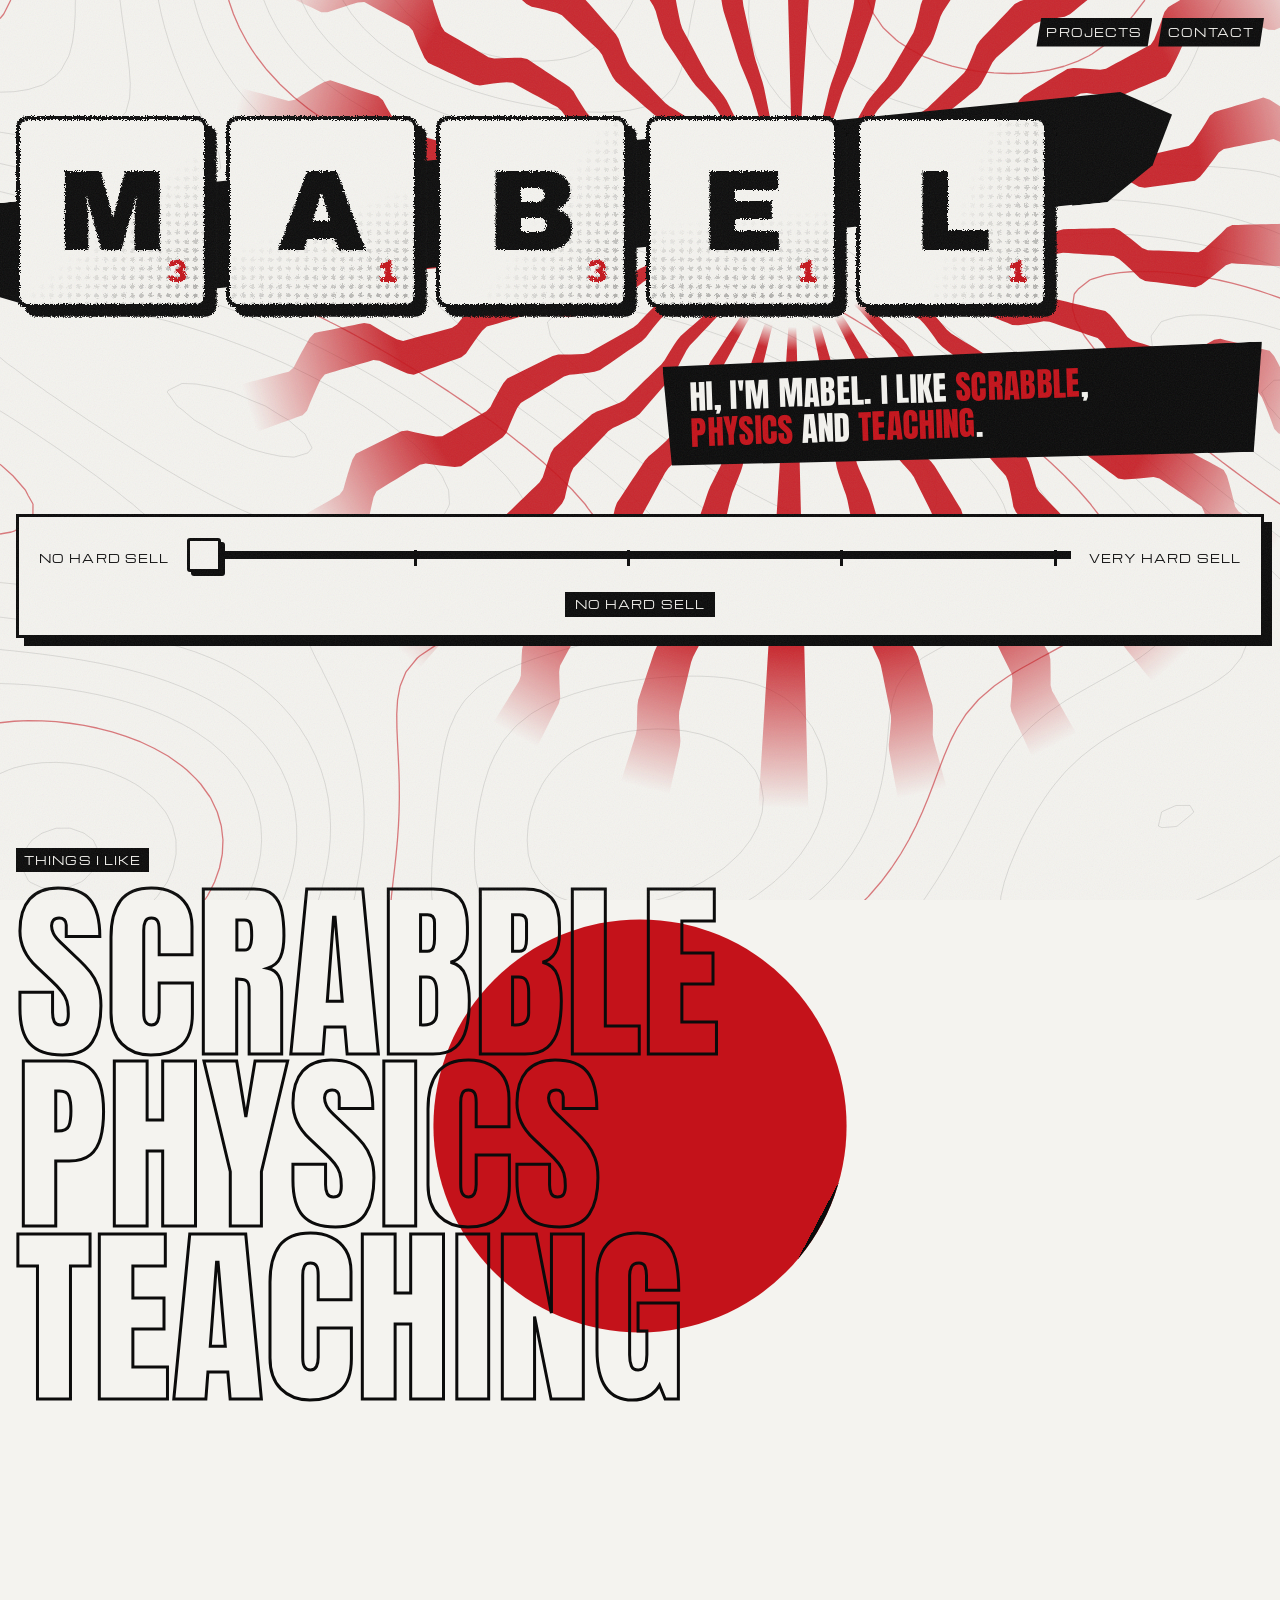
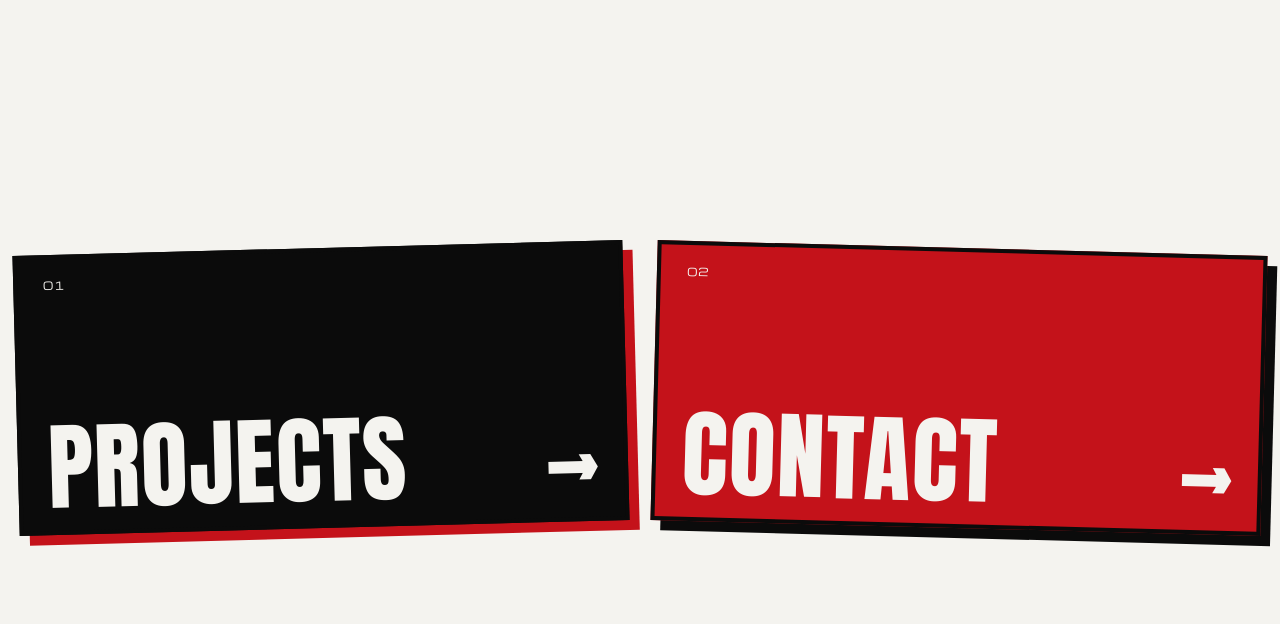
<file: index.html>
<!doctype html>
<html lang="en">
<head>
<meta charset="utf-8">
<meta name="viewport" content="width=device-width, initial-scale=1, viewport-fit=cover">
<title>Mabel Portfolio</title>
<meta name="claude:viewport-fit-sides" content="cover">
<meta name="description" content="Mabel's portfolio. I like Scrabble, physics and teaching.">
<link rel="preconnect" href="https://fonts.googleapis.com">
<link rel="preconnect" href="https://fonts.gstatic.com" crossorigin>
<link rel="stylesheet" href="https://fonts.googleapis.com/css2?family=Anton&family=Archivo:wght@400;700;800&family=Archivo+Black&family=Bangers&family=Michroma&display=swap">
<link rel="stylesheet" href="style.css">
<script>document.documentElement.classList.add("js");</script>
</head>
<body class="page-home">

<canvas id="field" aria-hidden="true"></canvas>
<svg class="defs" width="0" height="0" aria-hidden="true" focusable="false">
  <filter id="grit" x="-5%" y="-5%" width="110%" height="110%">
    <feTurbulence type="fractalNoise" baseFrequency="0.85" numOctaves="2" seed="7" result="n"/>
    <feDisplacementMap in="SourceGraphic" in2="n" scale="5" xChannelSelector="R" yChannelSelector="G"/>
  </filter>
  <filter id="ink" x="-10%" y="-30%" width="120%" height="160%">
    <feTurbulence type="fractalNoise" baseFrequency="0.012 0.35" numOctaves="3" seed="11" result="streak"/>
    <feDisplacementMap in="SourceGraphic" in2="streak" scale="14" xChannelSelector="R" yChannelSelector="G"/>
  </filter>
</svg>

<header class="wrap bar">
  <nav class="label" aria-label="Pages">
    <a href="work.html">Projects</a>
    <a href="contact.html">Contact</a>
  </nav>
</header>

<main>
  <section class="wrap hero">
    <canvas class="rays" id="rays" aria-hidden="true"></canvas>
    <div class="tile-head" data-word="mabel" tabindex="0">
      <h1 class="rack" aria-label="Mabel">
        <span class="slot"><span class="tile" aria-hidden="true">M<sub>3</sub></span></span><span class="slot"><span class="tile" aria-hidden="true">A<sub>1</sub></span></span><span class="slot"><span class="tile" aria-hidden="true">B<sub>3</sub></span></span><span class="slot"><span class="tile" aria-hidden="true">E<sub>1</sub></span></span><span class="slot"><span class="tile" aria-hidden="true">L<sub>1</sub></span></span>
      </h1>
    </div>
    <div class="intro">
      <p id="pitch" aria-live="polite">Hi, I'm Mabel. I like <em>Scrabble</em>, <em>physics</em> and <em>teaching</em>.</p>
    </div>
    <div class="stickers" id="stickers" aria-hidden="true"></div>
    <div class="sell">
      <label class="label" for="sell-level">No hard sell</label>
      <div class="sell-track">
        <input type="range" id="sell-level" min="0" max="4" step="0.001" value="0" aria-valuetext="No hard sell">
        <div class="sell-ticks" aria-hidden="true"><span></span><span></span><span></span><span></span><span></span></div>
      </div>
      <span class="label sell-max">Very hard sell</span>
      <output class="sell-now label" id="sell-name" for="sell-level">No hard sell</output>
    </div>
  </section>

  <section class="scene" aria-label="Things I like">
    <div class="scene-pin">
      <div class="scene-bg"></div>
      <div class="wrap">
        <span class="label">Things I like</span>
        <ul class="words">
          <li><a href="scrabble.html">Scrabble</a><small>QI = 11 pts</small></li>
          <li><a href="physics.html">Physics</a><small>F = ma</small></li>
          <li><a href="teaching.html">Teaching</a><small>Ask me why</small></li>
        </ul>
      </div>
    </div>
  </section>

  <section class="wrap doors" aria-label="More">
    <a class="door" href="work.html"><span class="label">01</span><b>Projects</b><i aria-hidden="true">→</i></a>
    <a class="door red" href="contact.html"><span class="label">02</span><b>Contact</b><i aria-hidden="true">→</i></a>
  </section>
</main>

<div class="peek" aria-hidden="true"></div>
<script src="script.js"></script>
<script src="home.js"></script>
</body>
</html>
</file>
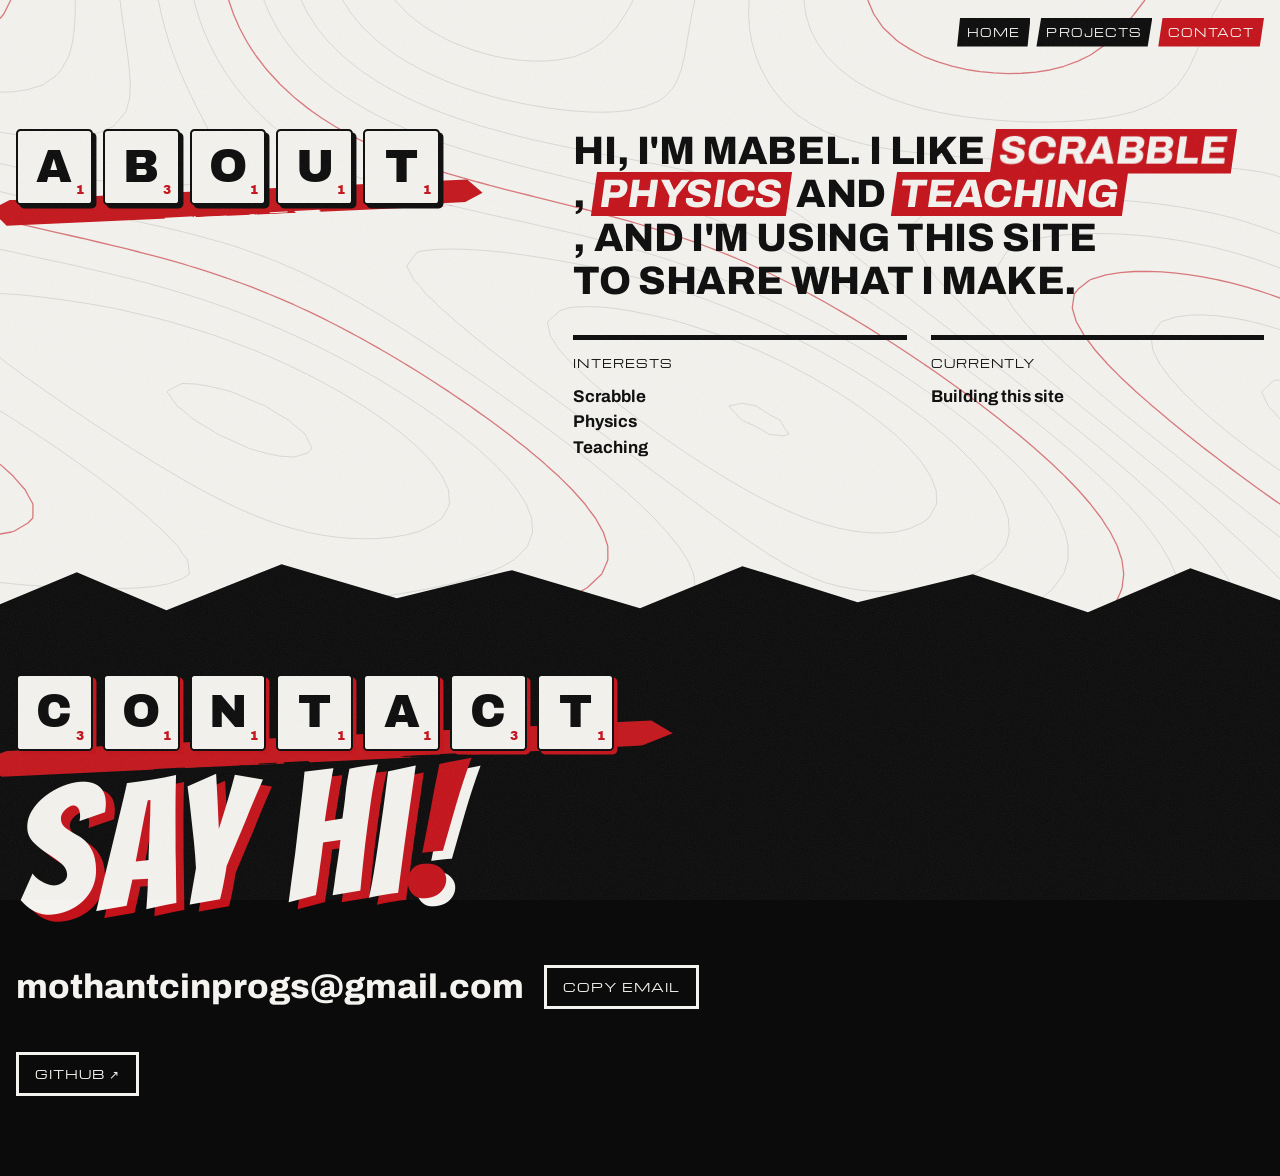
<file: contact.html>
<!doctype html>
<html lang="en">
<head>
<meta charset="utf-8">
<meta name="viewport" content="width=device-width, initial-scale=1, viewport-fit=cover">
<title>Contact · Mabel</title>
<meta name="claude:viewport-fit-sides" content="cover">
<meta name="description" content="Mabel's portfolio. I like Scrabble, physics and teaching.">
<link rel="preconnect" href="https://fonts.googleapis.com">
<link rel="preconnect" href="https://fonts.gstatic.com" crossorigin>
<link rel="stylesheet" href="https://fonts.googleapis.com/css2?family=Anton&family=Archivo:wght@400;700;800&family=Archivo+Black&family=Bangers&family=Michroma&display=swap">
<link rel="stylesheet" href="style.css">
<script>document.documentElement.classList.add("js");</script>
</head>
<body class="page-sub">

<canvas id="field" aria-hidden="true"></canvas>
<svg class="defs" width="0" height="0" aria-hidden="true" focusable="false">
  <filter id="grit" x="-5%" y="-5%" width="110%" height="110%">
    <feTurbulence type="fractalNoise" baseFrequency="0.85" numOctaves="2" seed="7" result="n"/>
    <feDisplacementMap in="SourceGraphic" in2="n" scale="5" xChannelSelector="R" yChannelSelector="G"/>
  </filter>
  <filter id="ink" x="-10%" y="-30%" width="120%" height="160%">
    <feTurbulence type="fractalNoise" baseFrequency="0.012 0.35" numOctaves="3" seed="11" result="streak"/>
    <feDisplacementMap in="SourceGraphic" in2="streak" scale="14" xChannelSelector="R" yChannelSelector="G"/>
  </filter>
</svg>

<header class="wrap bar">
  <nav class="label" aria-label="Pages">
    <a href="index.html">Home</a>
    <a href="work.html">Projects</a>
    <a href="contact.html" aria-current="page">Contact</a>
  </nav>
</header>

<main>
  <section class="wrap about" id="about">
    <div class="reveal"><div class="tile-head" data-word="about" tabindex="0"><h2 class="tile-word">About</h2></div></div>
    <div class="reveal">
      <p class="big">Hi, I'm Mabel. I like <mark>Scrabble</mark>, <mark>physics</mark> and <mark>teaching</mark>, and I'm using this site to share what I make.</p>
      <div class="facts">
        <div><span class="label">Interests</span><ul><li>Scrabble</li><li>Physics</li><li>Teaching</li></ul></div>
        <div><span class="label">Currently</span><ul><li>Building this site</li></ul></div>
      </div>
    </div>
  </section>
</main>

<footer class="contact" id="contact">
  <div class="wrap">
    <div class="tile-head" data-word="contact" tabindex="0"><h2 class="tile-word">Contact</h2></div>
    <p class="say">Say hi<span>!</span></p>
    <div class="email-row">
      <span class="email">mothantcinprogs@gmail.com</span>
      <button class="btn" id="copy-email" type="button">Copy email</button>
    </div>
    <div class="links">
      <a class="btn" href="https://github.com/professionalwaterdrinker" target="_blank" rel="noopener">GitHub ↗</a>
      <!-- Add when ready:
      <a class="btn" href="LINKEDIN_URL" target="_blank" rel="noopener">LinkedIn ↗</a>
      <a class="btn" href="INSTAGRAM_URL" target="_blank" rel="noopener">Instagram ↗</a>
      -->
    </div>
  </div>
</footer>

<div class="peek" aria-hidden="true"></div>
<script src="script.js"></script>
</body>
</html>
</file>
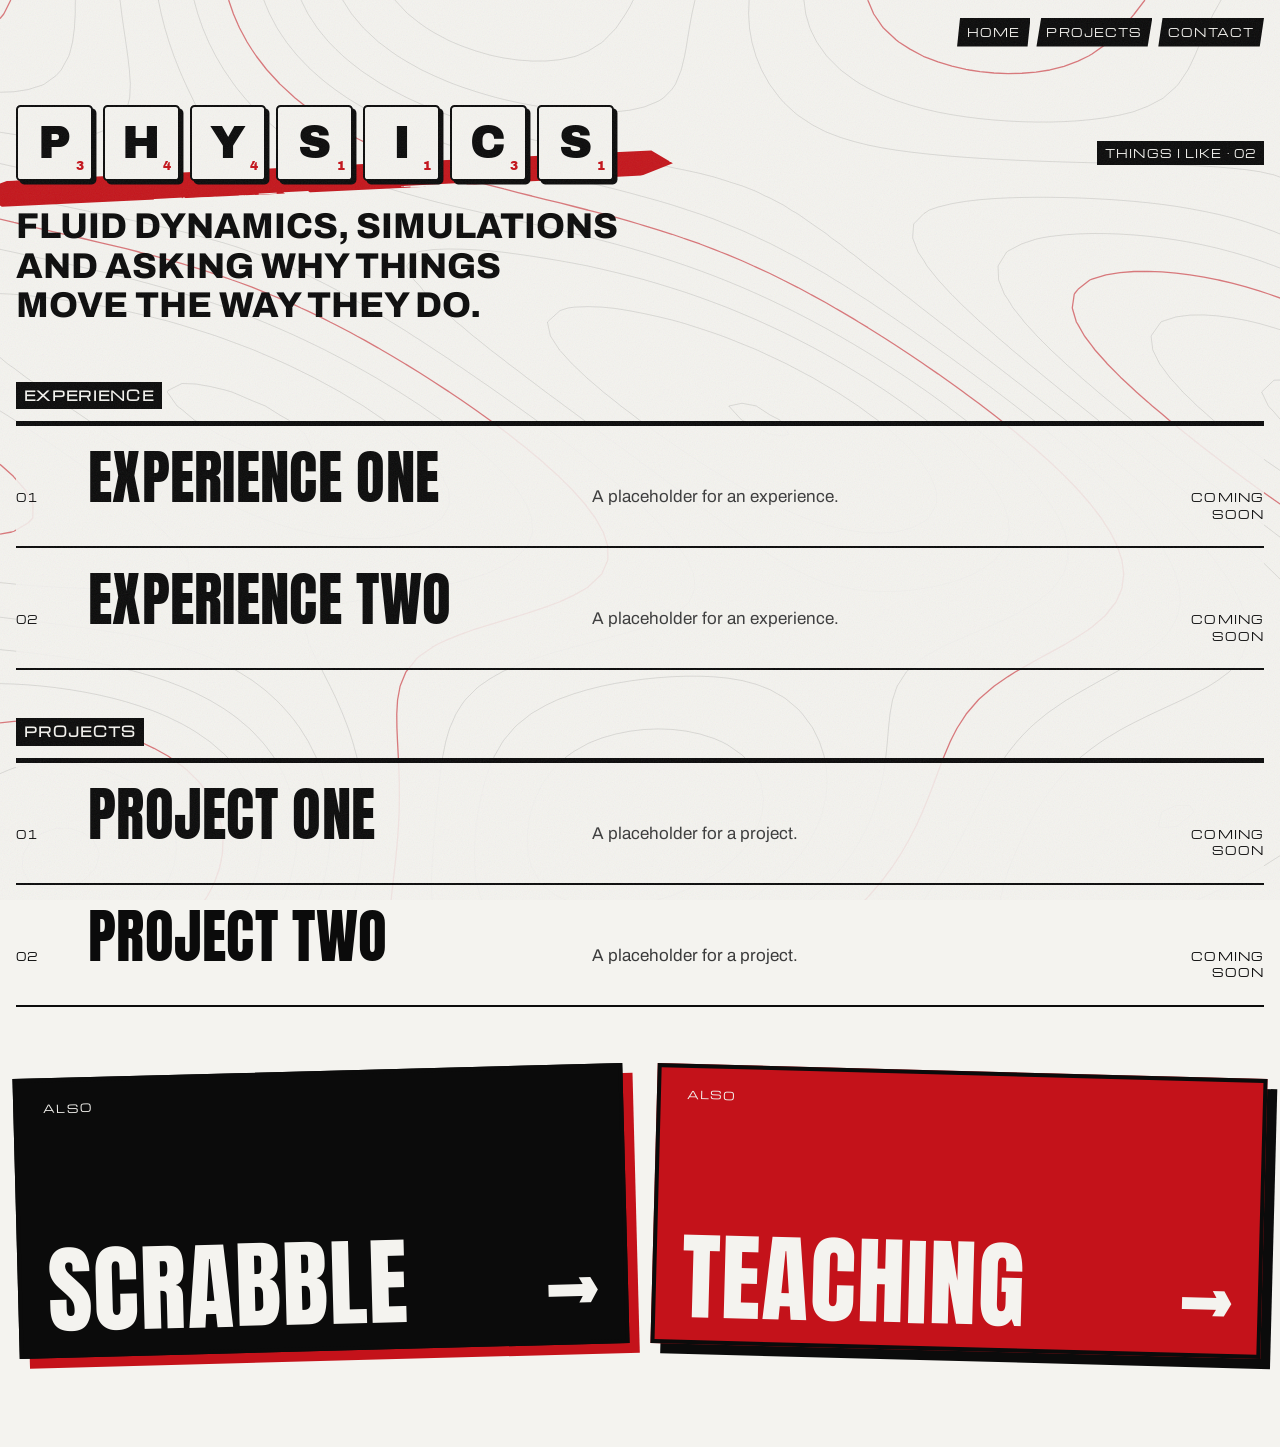
<file: physics.html>
<!doctype html>
<html lang="en">
<head>
<meta charset="utf-8">
<meta name="viewport" content="width=device-width, initial-scale=1, viewport-fit=cover">
<title>Physics · Mabel</title>
<meta name="claude:viewport-fit-sides" content="cover">
<meta name="description" content="Mabel's portfolio. Physics: experience and projects.">
<link rel="preconnect" href="https://fonts.googleapis.com">
<link rel="preconnect" href="https://fonts.gstatic.com" crossorigin>
<link rel="stylesheet" href="https://fonts.googleapis.com/css2?family=Anton&family=Archivo:wght@400;700;800&family=Archivo+Black&family=Bangers&family=Michroma&display=swap">
<link rel="stylesheet" href="style.css">
<script>document.documentElement.classList.add("js");</script>
</head>
<body class="page-sub">

<canvas id="field" aria-hidden="true"></canvas>
<svg class="defs" width="0" height="0" aria-hidden="true" focusable="false">
  <filter id="grit" x="-5%" y="-5%" width="110%" height="110%">
    <feTurbulence type="fractalNoise" baseFrequency="0.85" numOctaves="2" seed="7" result="n"/>
    <feDisplacementMap in="SourceGraphic" in2="n" scale="5" xChannelSelector="R" yChannelSelector="G"/>
  </filter>
  <filter id="ink" x="-10%" y="-30%" width="120%" height="160%">
    <feTurbulence type="fractalNoise" baseFrequency="0.012 0.35" numOctaves="3" seed="11" result="streak"/>
    <feDisplacementMap in="SourceGraphic" in2="streak" scale="14" xChannelSelector="R" yChannelSelector="G"/>
  </filter>
</svg>

<header class="wrap bar">
  <nav class="label" aria-label="Pages">
    <a href="index.html">Home</a>
    <a href="work.html">Projects</a>
    <a href="contact.html">Contact</a>
  </nav>
</header>

<main>
  <section class="wrap work topic">
    <div class="section-head">
      <div class="tile-head" data-word="physics" tabindex="0"><h1 class="tile-word">Physics</h1></div>
      <span class="label">Things I like · 02</span>
    </div>
    <p class="topic-intro">Fluid dynamics, simulations and asking why things move the way they do.</p>

    <div class="section-head sub-head"><h2 class="label">Experience</h2></div>
    <ul class="projects">
      <li class="project">
        <div data-mark="?">
          <span class="label">01</span>
          <h3>Experience one</h3>
          <p>A placeholder for an experience.</p>
          <span class="yr label">Coming soon</span>
        </div>
      </li>
      <li class="project">
        <div data-mark="?">
          <span class="label">02</span>
          <h3>Experience two</h3>
          <p>A placeholder for an experience.</p>
          <span class="yr label">Coming soon</span>
        </div>
      </li>
    </ul>

    <div class="section-head sub-head"><h2 class="label">Projects</h2></div>
    <ul class="projects">
      <li class="project">
        <div data-mark="?">
          <span class="label">01</span>
          <h3>Project one</h3>
          <p>A placeholder for a project.</p>
          <span class="yr label">Coming soon</span>
        </div>
      </li>
      <li class="project">
        <div data-mark="?">
          <span class="label">02</span>
          <h3>Project two</h3>
          <p>A placeholder for a project.</p>
          <span class="yr label">Coming soon</span>
        </div>
      </li>
    </ul>
  </section>
  <section class="wrap doors" aria-label="Other interests">
    <a class="door" href="scrabble.html"><span class="label">Also</span><b>Scrabble</b><i aria-hidden="true">→</i></a>
    <a class="door red" href="teaching.html"><span class="label">Also</span><b>Teaching</b><i aria-hidden="true">→</i></a>
  </section>
</main>

<div class="peek" aria-hidden="true"></div>
<script src="script.js"></script>
</body>
</html>
</file>
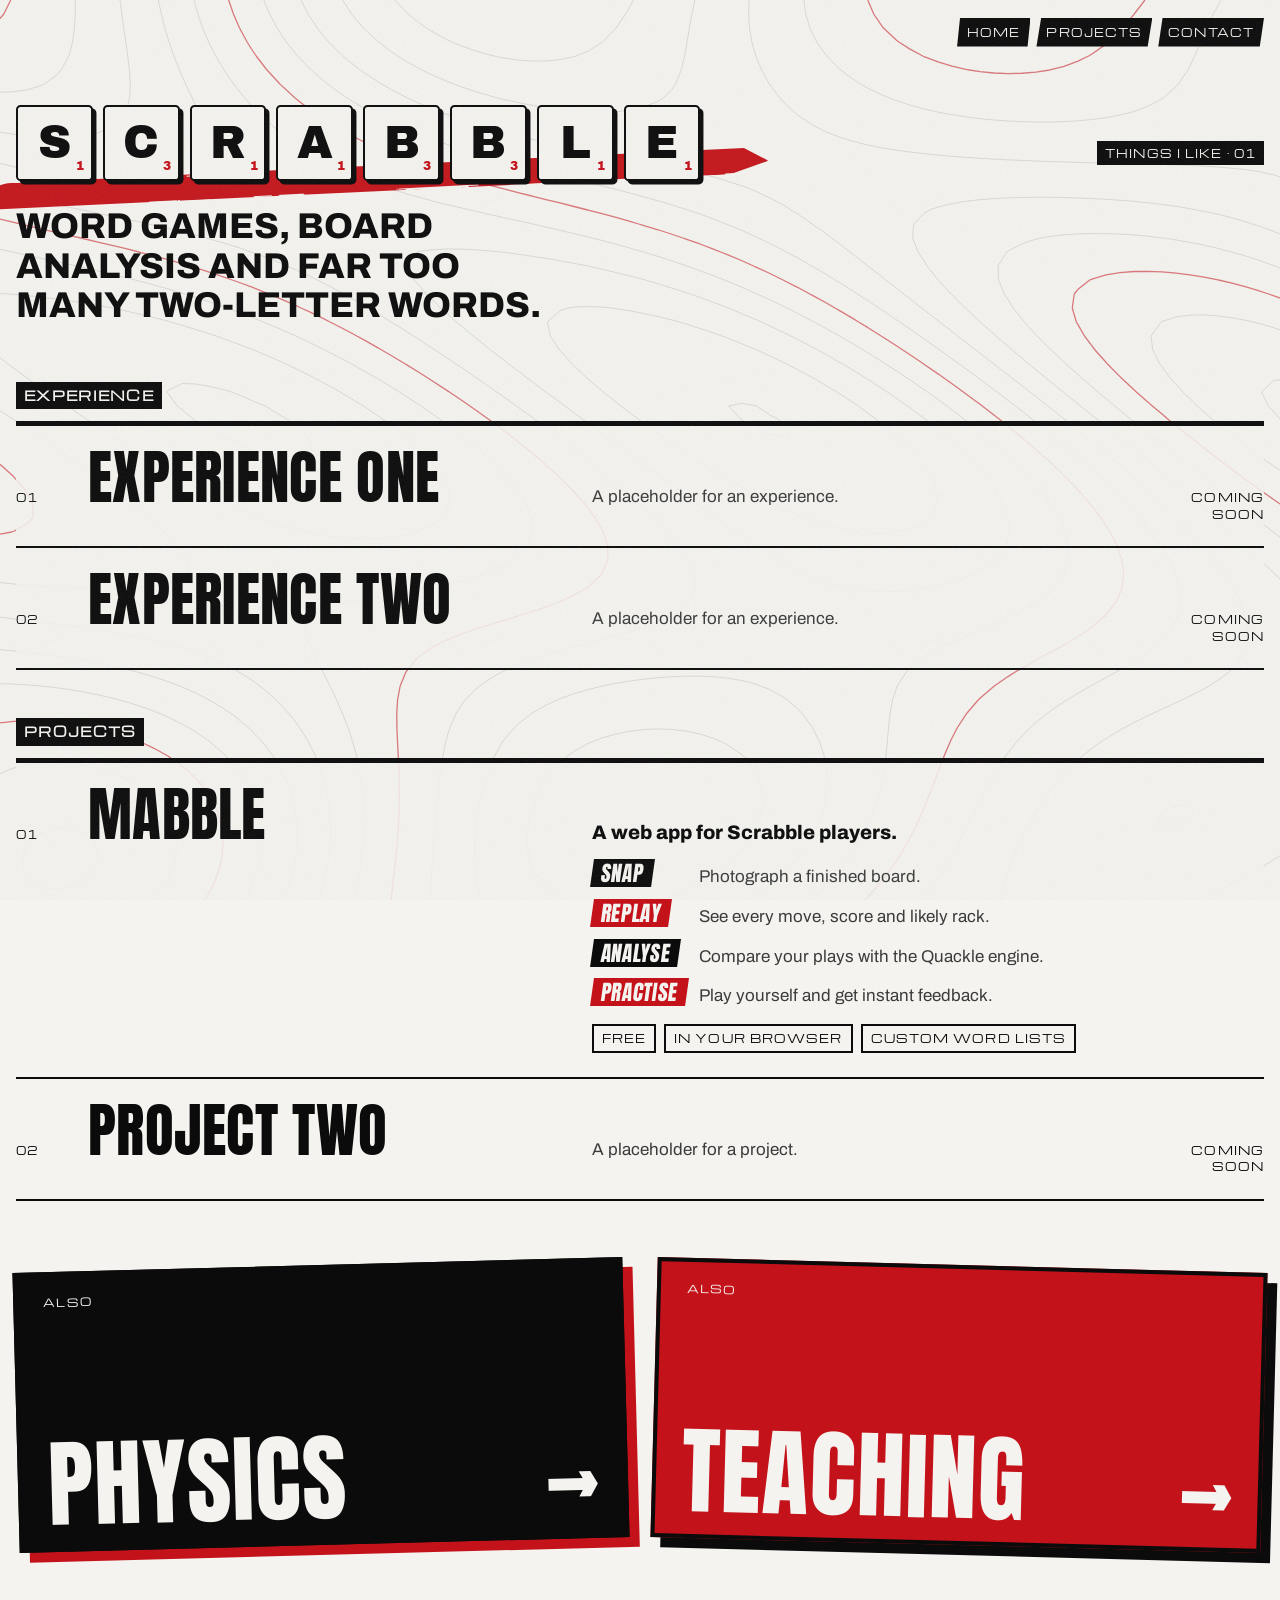
<file: scrabble.html>
<!doctype html>
<html lang="en">
<head>
<meta charset="utf-8">
<meta name="viewport" content="width=device-width, initial-scale=1, viewport-fit=cover">
<title>Scrabble · Mabel</title>
<meta name="claude:viewport-fit-sides" content="cover">
<meta name="description" content="Mabel's portfolio. Scrabble: experience and projects.">
<link rel="preconnect" href="https://fonts.googleapis.com">
<link rel="preconnect" href="https://fonts.gstatic.com" crossorigin>
<link rel="stylesheet" href="https://fonts.googleapis.com/css2?family=Anton&family=Archivo:wght@400;700;800&family=Archivo+Black&family=Bangers&family=Michroma&display=swap">
<link rel="stylesheet" href="style.css">
<script>document.documentElement.classList.add("js");</script>
</head>
<body class="page-sub">

<canvas id="field" aria-hidden="true"></canvas>
<svg class="defs" width="0" height="0" aria-hidden="true" focusable="false">
  <filter id="grit" x="-5%" y="-5%" width="110%" height="110%">
    <feTurbulence type="fractalNoise" baseFrequency="0.85" numOctaves="2" seed="7" result="n"/>
    <feDisplacementMap in="SourceGraphic" in2="n" scale="5" xChannelSelector="R" yChannelSelector="G"/>
  </filter>
  <filter id="ink" x="-10%" y="-30%" width="120%" height="160%">
    <feTurbulence type="fractalNoise" baseFrequency="0.012 0.35" numOctaves="3" seed="11" result="streak"/>
    <feDisplacementMap in="SourceGraphic" in2="streak" scale="14" xChannelSelector="R" yChannelSelector="G"/>
  </filter>
</svg>

<header class="wrap bar">
  <nav class="label" aria-label="Pages">
    <a href="index.html">Home</a>
    <a href="work.html">Projects</a>
    <a href="contact.html">Contact</a>
  </nav>
</header>

<main>
  <section class="wrap work topic">
    <div class="section-head">
      <div class="tile-head" data-word="scrabble" tabindex="0"><h1 class="tile-word">Scrabble</h1></div>
      <span class="label">Things I like · 01</span>
    </div>
    <p class="topic-intro">Word games, board analysis and far too many two-letter words.</p>

    <div class="section-head sub-head"><h2 class="label">Experience</h2></div>
    <ul class="projects">
      <li class="project">
        <div data-mark="?">
          <span class="label">01</span>
          <h3>Experience one</h3>
          <p>A placeholder for an experience.</p>
          <span class="yr label">Coming soon</span>
        </div>
      </li>
      <li class="project">
        <div data-mark="?">
          <span class="label">02</span>
          <h3>Experience two</h3>
          <p>A placeholder for an experience.</p>
          <span class="yr label">Coming soon</span>
        </div>
      </li>
    </ul>

    <div class="section-head sub-head"><h2 class="label">Projects</h2></div>
    <ul class="projects">
      <li class="project">
        <div data-mark="M">
          <span class="label">01</span>
          <h3><a href="https://professionalwaterdrinker.github.io/scrabble-recon/" target="_blank" rel="noopener">Mabble</a></h3>
          <div class="desc">
            <p class="lead">A web app for Scrabble players.</p>
            <ol class="how">
              <li><b>Snap</b> Photograph a finished board.</li>
              <li><b>Replay</b> See every move, score and likely rack.</li>
              <li><b>Analyse</b> Compare your plays with the Quackle engine.</li>
              <li><b>Practise</b> Play yourself and get instant feedback.</li>
            </ol>
            <ul class="chips label" aria-label="Details">
              <li>Free</li><li>In your browser</li><li>Custom word lists</li>
            </ul>
          </div>
        </div>
      </li>
      <li class="project">
        <div data-mark="?">
          <span class="label">02</span>
          <h3>Project two</h3>
          <p>A placeholder for a project.</p>
          <span class="yr label">Coming soon</span>
        </div>
      </li>
    </ul>
  </section>
  <section class="wrap doors" aria-label="Other interests">
    <a class="door" href="physics.html"><span class="label">Also</span><b>Physics</b><i aria-hidden="true">→</i></a>
    <a class="door red" href="teaching.html"><span class="label">Also</span><b>Teaching</b><i aria-hidden="true">→</i></a>
  </section>
</main>

<div class="peek" aria-hidden="true"></div>
<script src="script.js"></script>
</body>
</html>
</file>
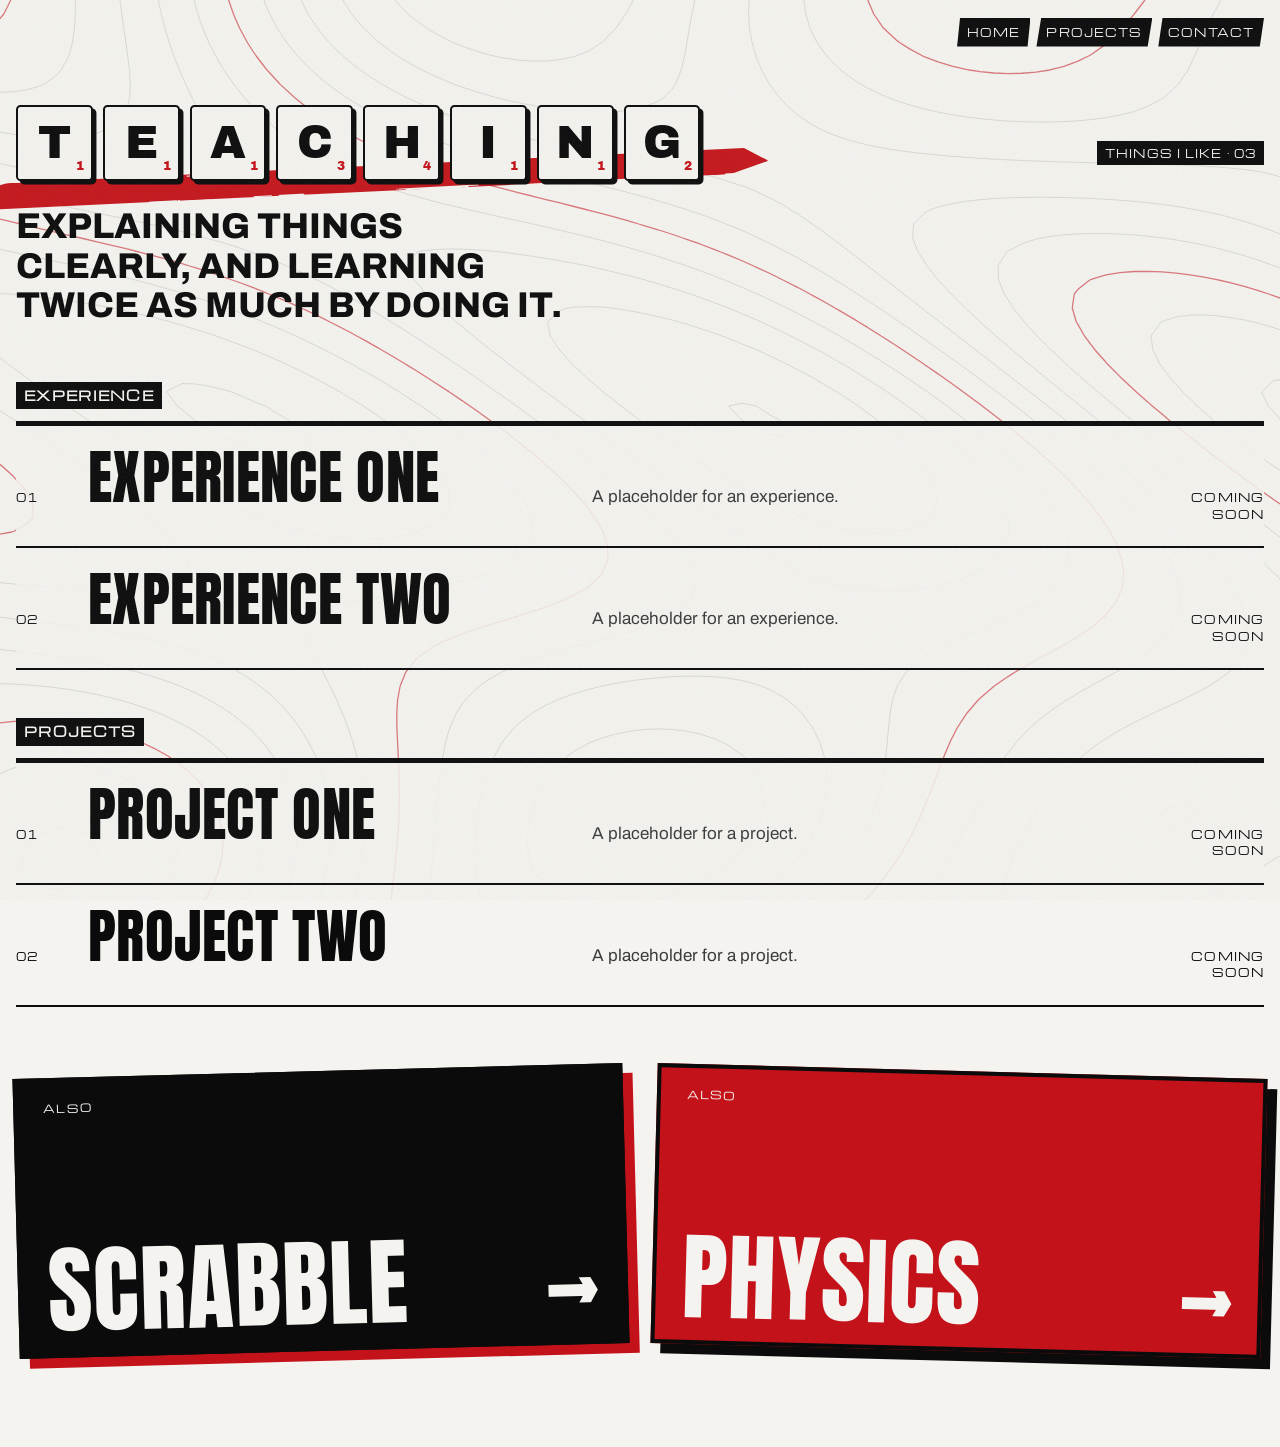
<file: teaching.html>
<!doctype html>
<html lang="en">
<head>
<meta charset="utf-8">
<meta name="viewport" content="width=device-width, initial-scale=1, viewport-fit=cover">
<title>Teaching · Mabel</title>
<meta name="claude:viewport-fit-sides" content="cover">
<meta name="description" content="Mabel's portfolio. Teaching: experience and projects.">
<link rel="preconnect" href="https://fonts.googleapis.com">
<link rel="preconnect" href="https://fonts.gstatic.com" crossorigin>
<link rel="stylesheet" href="https://fonts.googleapis.com/css2?family=Anton&family=Archivo:wght@400;700;800&family=Archivo+Black&family=Bangers&family=Michroma&display=swap">
<link rel="stylesheet" href="style.css">
<script>document.documentElement.classList.add("js");</script>
</head>
<body class="page-sub">

<canvas id="field" aria-hidden="true"></canvas>
<svg class="defs" width="0" height="0" aria-hidden="true" focusable="false">
  <filter id="grit" x="-5%" y="-5%" width="110%" height="110%">
    <feTurbulence type="fractalNoise" baseFrequency="0.85" numOctaves="2" seed="7" result="n"/>
    <feDisplacementMap in="SourceGraphic" in2="n" scale="5" xChannelSelector="R" yChannelSelector="G"/>
  </filter>
  <filter id="ink" x="-10%" y="-30%" width="120%" height="160%">
    <feTurbulence type="fractalNoise" baseFrequency="0.012 0.35" numOctaves="3" seed="11" result="streak"/>
    <feDisplacementMap in="SourceGraphic" in2="streak" scale="14" xChannelSelector="R" yChannelSelector="G"/>
  </filter>
</svg>

<header class="wrap bar">
  <nav class="label" aria-label="Pages">
    <a href="index.html">Home</a>
    <a href="work.html">Projects</a>
    <a href="contact.html">Contact</a>
  </nav>
</header>

<main>
  <section class="wrap work topic">
    <div class="section-head">
      <div class="tile-head" data-word="teaching" tabindex="0"><h1 class="tile-word">Teaching</h1></div>
      <span class="label">Things I like · 03</span>
    </div>
    <p class="topic-intro">Explaining things clearly, and learning twice as much by doing it.</p>

    <div class="section-head sub-head"><h2 class="label">Experience</h2></div>
    <ul class="projects">
      <li class="project">
        <div data-mark="?">
          <span class="label">01</span>
          <h3>Experience one</h3>
          <p>A placeholder for an experience.</p>
          <span class="yr label">Coming soon</span>
        </div>
      </li>
      <li class="project">
        <div data-mark="?">
          <span class="label">02</span>
          <h3>Experience two</h3>
          <p>A placeholder for an experience.</p>
          <span class="yr label">Coming soon</span>
        </div>
      </li>
    </ul>

    <div class="section-head sub-head"><h2 class="label">Projects</h2></div>
    <ul class="projects">
      <li class="project">
        <div data-mark="?">
          <span class="label">01</span>
          <h3>Project one</h3>
          <p>A placeholder for a project.</p>
          <span class="yr label">Coming soon</span>
        </div>
      </li>
      <li class="project">
        <div data-mark="?">
          <span class="label">02</span>
          <h3>Project two</h3>
          <p>A placeholder for a project.</p>
          <span class="yr label">Coming soon</span>
        </div>
      </li>
    </ul>
  </section>
  <section class="wrap doors" aria-label="Other interests">
    <a class="door" href="scrabble.html"><span class="label">Also</span><b>Scrabble</b><i aria-hidden="true">→</i></a>
    <a class="door red" href="physics.html"><span class="label">Also</span><b>Physics</b><i aria-hidden="true">→</i></a>
  </section>
</main>

<div class="peek" aria-hidden="true"></div>
<script src="script.js"></script>
</body>
</html>
</file>
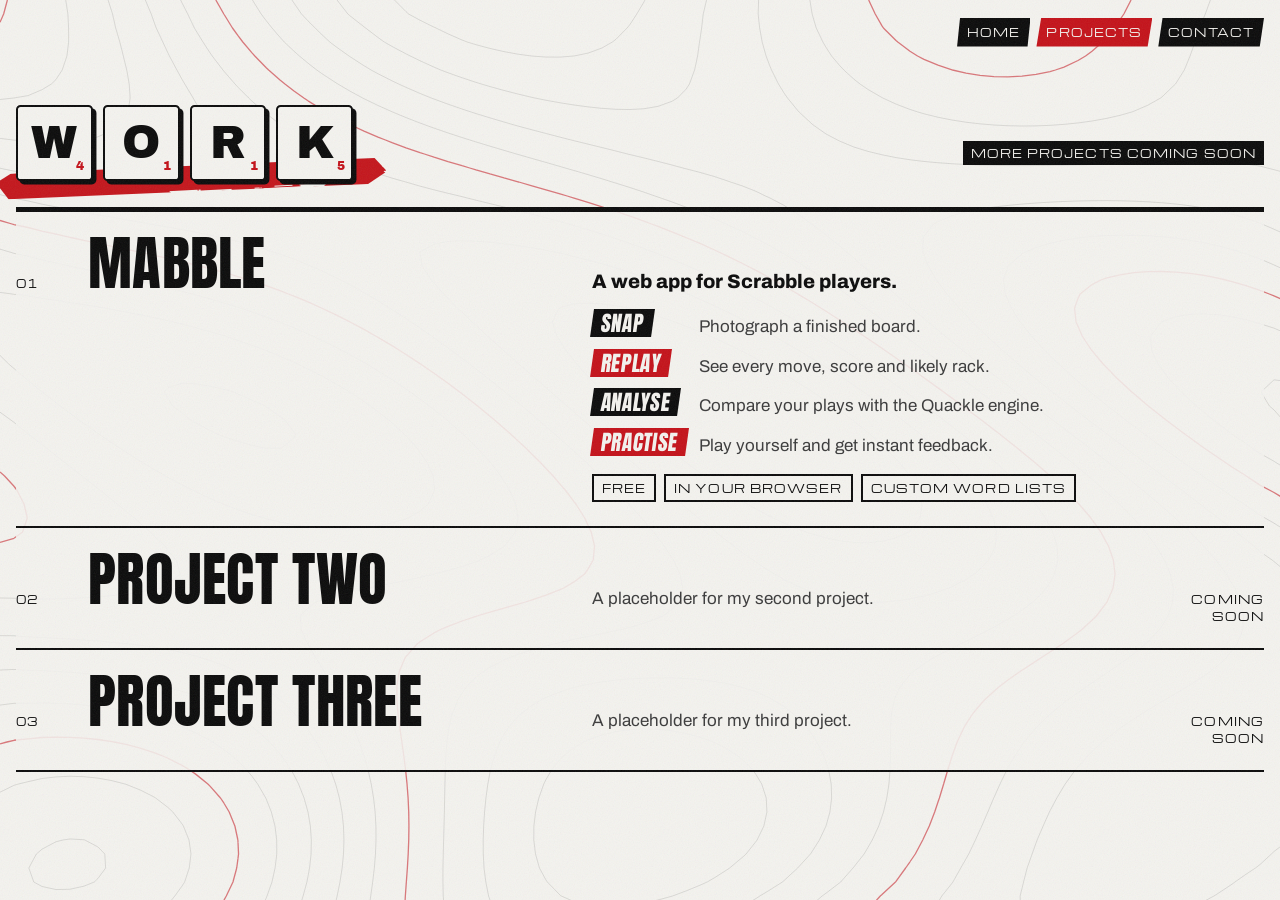
<file: work.html>
<!doctype html>
<html lang="en">
<head>
<meta charset="utf-8">
<meta name="viewport" content="width=device-width, initial-scale=1, viewport-fit=cover">
<title>Projects · Mabel</title>
<meta name="claude:viewport-fit-sides" content="cover">
<meta name="description" content="Mabel's portfolio. I like Scrabble, physics and teaching.">
<link rel="preconnect" href="https://fonts.googleapis.com">
<link rel="preconnect" href="https://fonts.gstatic.com" crossorigin>
<link rel="stylesheet" href="https://fonts.googleapis.com/css2?family=Anton&family=Archivo:wght@400;700;800&family=Archivo+Black&family=Bangers&family=Michroma&display=swap">
<link rel="stylesheet" href="style.css">
<script>document.documentElement.classList.add("js");</script>
</head>
<body class="page-sub">

<canvas id="field" aria-hidden="true"></canvas>
<svg class="defs" width="0" height="0" aria-hidden="true" focusable="false">
  <filter id="grit" x="-5%" y="-5%" width="110%" height="110%">
    <feTurbulence type="fractalNoise" baseFrequency="0.85" numOctaves="2" seed="7" result="n"/>
    <feDisplacementMap in="SourceGraphic" in2="n" scale="5" xChannelSelector="R" yChannelSelector="G"/>
  </filter>
  <filter id="ink" x="-10%" y="-30%" width="120%" height="160%">
    <feTurbulence type="fractalNoise" baseFrequency="0.012 0.35" numOctaves="3" seed="11" result="streak"/>
    <feDisplacementMap in="SourceGraphic" in2="streak" scale="14" xChannelSelector="R" yChannelSelector="G"/>
  </filter>
</svg>

<header class="wrap bar">
  <nav class="label" aria-label="Pages">
    <a href="index.html">Home</a>
    <a href="work.html" aria-current="page">Projects</a>
    <a href="contact.html">Contact</a>
  </nav>
</header>

<main>
  <section class="wrap work" id="work">
    <div class="section-head">
      <div class="tile-head" data-word="work" tabindex="0"><h2 class="tile-word">Work</h2></div>
      <span class="label">More projects coming soon</span>
    </div>
    <ul class="projects reveal">
      <li class="project">
        <div data-mark="M">
          <span class="label">01</span>
          <h3><a href="https://professionalwaterdrinker.github.io/scrabble-recon/" target="_blank" rel="noopener">Mabble</a></h3>
          <div class="desc">
            <p class="lead">A web app for Scrabble players.</p>
            <ol class="how">
              <li><b>Snap</b> Photograph a finished board.</li>
              <li><b>Replay</b> See every move, score and likely rack.</li>
              <li><b>Analyse</b> Compare your plays with the Quackle engine.</li>
              <li><b>Practise</b> Play yourself and get instant feedback.</li>
            </ol>
            <ul class="chips label" aria-label="Details">
              <li>Free</li><li>In your browser</li><li>Custom word lists</li>
            </ul>
          </div>
        </div>
      </li>
      <li class="project">
        <div data-mark="?">
          <span class="label">02</span>
          <h3>Project two</h3>
          <p>A placeholder for my second project.</p>
          <span class="yr label">Coming soon</span>
        </div>
      </li>
      <li class="project">
        <div data-mark="?">
          <span class="label">03</span>
          <h3>Project three</h3>
          <p>A placeholder for my third project.</p>
          <span class="yr label">Coming soon</span>
        </div>
      </li>
    </ul>
  </section>

</main>

<div class="peek" aria-hidden="true"></div>
<script src="script.js"></script>
</body>
</html>
</file>
<file: style.css>
/* Layout: one long propaganda poster. Inked Scrabble-tile name over red sunburst rays and a brush-stroke slash,
   a black banner pitch, a scroll-driven slogan scene, a ruled project index, and a black contact block with a jagged edge. */
/* Single look, chosen on purpose (Aidan Hughes BRUTE! / Soviet Constructivist pulp):
   stark white paper, black ink, blood red. Nothing else. */
:root {
  --paper: #f4f3ef;
  --ink: #0b0b0b;
  --red: #c4121a;
  --muted: #3b3b3b;
  --line: #0b0b0b;
  --grid: rgba(11, 11, 11, 0.11);
  --tile: #f4f3ef;
  --tile-ink: #0b0b0b;
  --sweat: #ffffff;
  --sweat-ink: #0b0b0b;
  --sweat-shine: rgba(0, 0, 0, 0);
  --display: "Anton", "Impact", "Arial Narrow Bold", sans-serif;
  --comic: "Bangers", "Anton", "Impact", sans-serif;
  --tile-font: "Archivo Black", "Arial Black", "Helvetica Neue", sans-serif;
  --body: "Archivo", "Helvetica Neue", Arial, sans-serif;
  --mono: "Eurostile", "Eurostile LT Std", "Eurostile Next", "Michroma", "Arial", sans-serif;
  --shadow: 8px 8px 0 var(--ink);
  color-scheme: light;
}

* { box-sizing: border-box; }
html { overflow-x: clip; }
body {
  margin: 0;
  background: var(--paper);
  color: var(--ink);
  font-family: var(--body);
  font-size: 17px;
  line-height: 1.5;
}
/* Printed-paper grain over the whole page */
body::after {
  content: ""; position: fixed; inset: 0; z-index: 4; pointer-events: none;
  opacity: .08;
  background-image: url("data:image/svg+xml,%3Csvg xmlns='http://www.w3.org/2000/svg' width='220' height='220'%3E%3Cfilter id='n'%3E%3CfeTurbulence type='fractalNoise' baseFrequency='.85' numOctaves='3' stitchTiles='stitch'/%3E%3C/filter%3E%3Crect width='100%25' height='100%25' filter='url(%23n)'/%3E%3C/svg%3E");
}
a { color: inherit; }
:focus-visible { outline: 3px solid var(--red); outline-offset: 3px; }

/* Fluid contour plot behind everything */
#field {
  position: fixed; inset: 0; width: 100%; height: 100%;
  z-index: 0; pointer-events: none;
}
header, main, footer { position: relative; z-index: 1; }
header { z-index: 2; }

.wrap {
  padding-left: max(16px, env(safe-area-inset-left, 0px));
  padding-right: max(16px, env(safe-area-inset-right, 0px));
  max-width: 1400px;
  margin: 0 auto;
}
.label {
  font-family: var(--mono);
  font-size: 11px;
  letter-spacing: 0.1em;
  text-transform: uppercase;
  color: var(--ink);
}

/* Top bar */
.bar {
  display: flex; justify-content: flex-end; align-items: center; gap: 16px;
  padding-block: 18px; flex-wrap: wrap;
}
.bar nav { display: flex; gap: 6px; flex-wrap: wrap; }
.bar nav a {
  text-decoration: none; padding: 6px 10px;
  background: var(--ink); color: var(--paper);
  clip-path: polygon(4% 0, 100% 0, 96% 100%, 0 100%);
}
.bar nav a:hover { background: var(--red); }

.bar nav a[aria-current="page"] { background: var(--red); }

/* Landing page: two doors out to the other pages */
.doors {
  display: grid; grid-template-columns: repeat(2, minmax(0, 1fr)); gap: 28px;
  padding-block: 72px 96px;
}
.door {
  position: relative; display: flex; align-items: flex-end; justify-content: space-between; gap: 16px;
  min-height: clamp(160px, 22vw, 280px); padding: 22px 26px;
  background: var(--ink); color: var(--paper); text-decoration: none;
  border: 4px solid var(--ink);
  transform: rotate(-1.5deg);
  transition: transform .18s, box-shadow .18s;
}
.door.red { background: var(--red); transform: rotate(1.5deg); }
.doors > .door { box-shadow: 10px 10px 0 var(--red); }
.doors > .door.red { box-shadow: 10px 10px 0 var(--ink); }
.door .label { position: absolute; top: 18px; left: 26px; color: inherit; }
.door b {
  font-family: var(--display); font-weight: 400; text-transform: uppercase;
  font-size: clamp(44px, 7.5vw, 120px); line-height: .85; letter-spacing: .01em;
}
.door i { font-style: normal; font-family: var(--display); font-size: clamp(40px, 6vw, 96px); line-height: .85; transition: transform .18s; }
.door:hover, .door:focus-visible { transform: rotate(0) translate(-4px, -4px); }
.door:hover i, .door:focus-visible i { transform: translateX(10px); }
.door:focus-visible { outline: 4px solid var(--ink); outline-offset: 6px; }

/* Projects and contact pages */
.page-sub { min-height: 100vh; display: flex; flex-direction: column; }
.page-sub main { flex: 1 0 auto; }
.page-sub > .wrap { width: 100%; }
.page-sub .work { padding-top: 40px; }

/* Interest pages (Scrabble, Physics, Teaching) */
.topic .section-head .tile-word { font-size: inherit; }
.topic-intro {
  font-family: var(--body); font-weight: 800; text-transform: uppercase;
  font-size: clamp(22px, 2.8vw, 38px); line-height: 1.1; max-width: 28ch;
  margin: 8px 0 56px; text-wrap: balance;
}
.sub-head { margin-top: 48px; }
.sub-head h2.label { margin: 0; font-size: 13px; }
.topic + .doors { padding-top: 24px; }
.page-sub .contact { flex: 1 0 auto; }

/* Hero: the name as inked Scrabble tiles over constructivist rays */
.hero { padding-block: 4vw 3vw; position: relative; isolation: isolate; overflow-x: clip; }
/* Red field lines of an oscillating charge radiate from behind the name (drawn by script.js) */
.rays {
  position: absolute; z-index: -2; pointer-events: none;
  width: min(1300px, 170vw); aspect-ratio: 1; height: auto;
  left: 62%; top: 28%; transform: translate(-50%, -50%);
  /* Fade in near the centre and out at the edge (done by the compositor, not per frame). */
  --fade: radial-gradient(circle closest-side, transparent 14%, rgba(0,0,0,.9) 17.6%, rgba(0,0,0,.9) 63.4%, transparent 88%);
  -webkit-mask-image: var(--fade); mask-image: var(--fade);
}
.hero::after {
  /* a thick brush-stroke slash across the name */
  content: ""; position: absolute; z-index: -1; pointer-events: none;
  left: -4%; right: 8%; top: 13%; height: clamp(46px, 9vw, 130px);
  background: var(--ink);
  transform: rotate(-6deg);
  clip-path: polygon(0 18%, 3% 0, 96% 6%, 100% 30%, 98% 72%, 94% 100%, 6% 92%, 1% 70%);
  filter: url(#ink);
}
.rack {
  display: flex; gap: clamp(6px, 1.4vw, 20px);
  margin: 0; padding: 0;
  will-change: transform;
}
.tile {
  --size: clamp(58px, 15vw, 210px);
  position: relative;
  width: var(--size); height: var(--size);
  flex: none;
  display: grid; place-items: center;
  background: var(--tile);
  color: var(--tile-ink);
  border: max(2px, calc(var(--size) * 0.022)) solid var(--ink);
  border-radius: calc(var(--size) * 0.06);
  box-shadow: calc(var(--size) * 0.045) calc(var(--size) * 0.045) 0 var(--ink);
  font-family: var(--tile-font); font-weight: 400;
  font-size: calc(var(--size) * 0.6); line-height: 1;
  cursor: grab; touch-action: none; user-select: none;
  animation: drop 0.9s cubic-bezier(.3,1.5,.5,1) backwards;
}
.tile sub {
  position: absolute; right: 9%; bottom: 9%;
  font-family: var(--tile-font);
  font-size: calc(var(--size) * 0.16); line-height: 1;
  color: var(--red);
}
.tile.dragging { cursor: grabbing; z-index: 3; }
.tile:nth-child(2) { animation-delay: .07s; }
.tile:nth-child(3) { animation-delay: .14s; }
.tile:nth-child(4) { animation-delay: .21s; }
.tile:nth-child(5) { animation-delay: .28s; }
@keyframes drop { from { transform: translateY(-40%) rotate(-10deg); } to { transform: none; } }

/* Hero tiles: inked edges, and comic halftone shading that sits differently on each tile */
.defs { position: absolute; width: 0; height: 0; overflow: hidden; }
.rack .tile { filter: url(#grit); overflow: hidden; }
/* Each hero tile moves inside its own slot, so the gritty filter is drawn once and then just slid around. */
.rack .slot { display: block; flex: none; position: relative; will-change: transform; }
.rack .slot.dragging { z-index: 3; }
.rack .slot.dragging .tile { cursor: grabbing; }
.rack .tile::before {
  content: ""; position: absolute; inset: 0; pointer-events: none;
  background-image: radial-gradient(circle, var(--ink) 0 34%, transparent 36%);
  background-size: 9px 9px;
  -webkit-mask: linear-gradient(var(--shade, 135deg), transparent 52%, #000 100%);
  mask: linear-gradient(var(--shade, 135deg), transparent 52%, #000 100%);
  opacity: .32;
}
.rack .slot:nth-child(1) .tile { --shade: 140deg; }
.rack .slot:nth-child(2) .tile { --shade: 160deg; animation-delay: .07s; }
.rack .slot:nth-child(3) .tile { --shade: 125deg; animation-delay: .14s; }
.rack .slot:nth-child(4) .tile { --shade: 175deg; animation-delay: .21s; }
.rack .slot:nth-child(5) .tile { --shade: 110deg; animation-delay: .28s; }

/* The pitch: a black propaganda banner */
.intro {
  position: relative; z-index: 3;
  display: flex;
  justify-content: flex-end;
  margin-top: 44px;
}
.intro p {
  margin: 0; max-width: 600px;
  padding: 18px 26px 20px;
  background: var(--ink); color: var(--paper);
  font-family: var(--display); font-weight: 400; text-transform: uppercase;
  font-size: clamp(22px, 2.6vw, 36px); line-height: 1.08; letter-spacing: .01em;
  text-wrap: balance;
  transform: rotate(-2deg);
  clip-path: polygon(0 4%, 100% 0, 98% 100%, 1% 94%);
  box-shadow: var(--shadow);
}
.intro p em { font-style: normal; color: var(--red); }

/* Scroll scene: three interests take over the screen one at a time */
.scene { height: 300vh; position: relative; }
.scene-pin {
  position: sticky; top: 0;
  height: 100vh; height: 100svh;
  display: flex; flex-direction: column; justify-content: center;
  overflow: hidden;
}
.scene-bg {
  position: absolute; inset: 0;
  clip-path: circle(var(--r, 0%) at 50% 50%);
  background-color: var(--red);
  background-image:
    linear-gradient(118deg, transparent 63%, var(--ink) 63% 71%, transparent 71%),
    linear-gradient(118deg, transparent 76%, var(--ink) 76% 78%, transparent 78%),
    linear-gradient(118deg, transparent 8%, var(--paper) 8% 9%, transparent 9%);
}
.scene .wrap { position: relative; width: 100%; }
.scene .label { color: var(--paper); background: var(--ink); padding: 4px 8px; }
.words { list-style: none; margin: 14px 0 0; padding: 0; }
.words li {
  font-family: var(--display); font-weight: 400; text-transform: uppercase;
  font-size: clamp(60px, 15vw, 230px); line-height: 0.9; letter-spacing: 0;
  color: transparent;
  -webkit-text-stroke: 3px var(--ink);
  transition: color .3s ease, transform .5s cubic-bezier(.3,1.6,.5,1), text-shadow .3s;
  transform-origin: left center;
}
.words li.on {
  color: var(--paper);
  text-shadow: 10px 10px 0 var(--ink);
  transform: translateX(3vw) skewX(-8deg);
}
.words li small {
  font-family: var(--mono); font-weight: 400; font-size: 13px; letter-spacing: .06em;
  -webkit-text-stroke: 0; color: var(--paper); background: var(--ink); padding: 3px 7px;
  vertical-align: top; margin-left: 10px; text-shadow: none;
  opacity: 0; transition: opacity .3s;
}
.words li.on small { opacity: 1; }
.words a { color: inherit; text-decoration: none; }
.words a::after { content: " →"; font-size: .4em; vertical-align: middle; -webkit-text-stroke: 0; text-shadow: none; color: var(--paper); opacity: 0; transition: opacity .2s; }
.words li:hover, .words li:focus-within {
  color: var(--paper); text-shadow: 10px 10px 0 var(--ink); transform: translateX(3vw) skewX(-8deg);
}
.words li:hover a::after, .words li:focus-within a::after, .words li.on a::after { opacity: 1; }
.words a:focus-visible { outline: 4px solid var(--ink); outline-offset: 6px; }

/* Scroll reveal. Content is visible without JS; with JS it slides up into place. */
.js .reveal { transform: translateY(70px) rotate(1.5deg); transition: transform 0.9s cubic-bezier(.2,.9,.2,1); }
.js .reveal.in { transform: none; }

/* Section headers as small tile racks, underlined with a red brush stroke, with an anagram card on hover */
.tile-head { position: relative; display: inline-block; outline-offset: 8px; cursor: help; }
.tile-word { display: flex; flex-wrap: wrap; gap: clamp(4px, 0.8vw, 10px); margin: 0; position: relative; }
.tile-word::after {
  content: ""; position: absolute; z-index: -1; pointer-events: none;
  left: -6%; right: -10%; bottom: -16%; height: 38%;
  background: var(--red);
  transform: rotate(-3deg);
  clip-path: polygon(0 30%, 4% 0, 97% 12%, 100% 60%, 95% 100%, 3% 88%);
  filter: url(#ink);
}
.tile-word .tile { --size: clamp(40px, 6vw, 92px); cursor: help; }
.section-head .tile-head { margin-bottom: 14px; }
.contact .tile-head { margin-bottom: 14px; }
.anagrams {
  position: absolute; left: 0; top: calc(100% + 16px); z-index: 6;
  width: max-content; max-width: min(270px, calc(100vw - 32px));
  background: var(--paper); color: var(--ink);
  border: 3px solid var(--ink);
  padding: 10px 12px;
  box-shadow: 6px 6px 0 var(--ink);
  opacity: 0; visibility: hidden; transform: translateY(-6px) rotate(-1.5deg);
  transition: opacity .2s, transform .3s cubic-bezier(.3,1.6,.5,1), visibility .2s;
  cursor: default;
}
.tile-head:hover .anagrams, .tile-head:focus-within .anagrams { opacity: 1; visibility: visible; transform: rotate(-1deg); }
.anagrams .label { display: block; margin-bottom: 6px; font-size: 9.5px; }
.anagrams ol { list-style: none; margin: 0; padding: 0; display: grid; gap: 2px; }
.anagrams li { display: flex; justify-content: space-between; align-items: baseline; gap: 18px; }
.anagrams li b { font-family: var(--display); font-weight: 400; font-size: 19px; letter-spacing: .04em; }
.anagrams li.full b { color: var(--red); }
.anagrams li span { font-family: var(--mono); font-size: 10px; color: var(--muted); font-variant-numeric: tabular-nums; }
.anagrams p { margin: 8px 0 0; font-size: 11.5px; color: var(--muted); }

/* Work */
.section-head {
  display: flex; justify-content: space-between; align-items: baseline; gap: 16px;
  flex-wrap: wrap; margin-bottom: 12px;
}
.section-head .label { background: var(--ink); color: var(--paper); padding: 4px 8px; }
.work { padding-block: 96px 40px; }
.projects { list-style: none; margin: 0; padding: 0; border-top: 5px solid var(--ink); }
.project > div {
  display: grid;
  grid-template-columns: 56px minmax(0, 1fr) minmax(0, 1.1fr) 120px;
  gap: 16px; align-items: baseline;
  padding-block: 24px;
  border-bottom: 2px solid var(--ink);
  background: color-mix(in srgb, var(--paper) 88%, transparent);
  transition: padding 0.3s ease, color 0.2s, background .2s;
}
.project h3 {
  font-family: var(--display); font-weight: 400; text-transform: uppercase;
  font-size: clamp(32px, 4.6vw, 64px); line-height: .95; letter-spacing: .005em; margin: 0;
}
.project p { margin: 0; color: var(--muted); }
.project .yr { text-align: right; }
.project h3 a { text-decoration: none; }
.project h3 a:hover { text-decoration: underline; text-decoration-thickness: 4px; text-underline-offset: 6px; text-decoration-color: var(--red); }
.project .try {
  justify-self: end; text-decoration: none; white-space: nowrap;
  background: var(--red); color: var(--paper); padding: 6px 10px;
  clip-path: polygon(6% 0, 100% 0, 94% 100%, 0 100%);
}
.project .try:hover { background: var(--ink); }
.project > div:hover { padding-left: 18px; color: var(--red); }
.project > div:hover p { color: var(--ink); }

/* A project write-up broken into a lead, steps and chips */
.project .desc { color: var(--muted); }
.project .desc .lead { color: var(--ink); font-weight: 800; font-size: 1.15em; line-height: 1.25; margin-bottom: 14px; }
.how { list-style: none; margin: 0 0 16px; padding: 0; display: grid; gap: 10px; }
.how li { display: grid; grid-template-columns: 5.6em minmax(0, 1fr); gap: 12px; align-items: baseline; line-height: 1.4; }
.how b {
  justify-self: start;
  font-family: var(--display); font-weight: 400; text-transform: uppercase; letter-spacing: .03em;
  font-size: 1.25em; line-height: 1; color: var(--paper); background: var(--ink);
  padding: 4px 9px 3px; transform: skewX(-8deg);
  transition: background .15s;
}
.how li:nth-child(even) b { background: var(--red); }
.project > div:hover .how b { background: var(--red); }
.project > div:hover .how li:nth-child(even) b { background: var(--ink); }
.chips { list-style: none; margin: 0; padding: 0; display: flex; flex-wrap: wrap; gap: 8px; }
.chips li { border: 2px solid var(--ink); padding: 4px 8px; color: var(--ink); background: var(--paper); }

.peek {
  position: fixed; left: 0; top: 0; z-index: 5;
  width: 26px; aspect-ratio: 1;
  pointer-events: none;
  opacity: 0; transform: translate(10px, 10px) scale(0.6) rotate(-6deg);
  transition: opacity 0.2s, transform 0.3s cubic-bezier(.3,1.6,.5,1);
  display: grid; place-items: center;
  font-family: var(--tile-font); font-size: 14px; line-height: 1;
  background: var(--tile); color: var(--tile-ink);
  border: 2px solid var(--ink);
  box-shadow: 3px 3px 0 var(--ink);
}
.peek.on { opacity: 1; transform: translate(10px, 10px) scale(1) rotate(-4deg); }

/* About */
.about {
  display: grid; grid-template-columns: minmax(0, 1fr) minmax(0, 1.4fr);
  gap: 32px 64px; padding-block: 64px;
}
.about .big {
  font-family: var(--body); font-weight: 800; text-transform: uppercase;
  font-size: clamp(24px, 3.1vw, 42px); line-height: 1.1; letter-spacing: -0.01em;
  margin: 0; text-wrap: balance;
}
.about .big mark {
  background: var(--red); color: var(--paper);
  padding: 0 .16em; display: inline-block; transform: skewX(-8deg);
}
.facts { display: grid; grid-template-columns: repeat(auto-fit, minmax(180px, 1fr)); gap: 24px; margin-top: 32px; }
.facts div { border-top: 5px solid var(--ink); padding-top: 10px; }
.facts ul { list-style: none; padding: 0; margin: 8px 0 0; font-weight: 700; }

/* Contact: black block with a jagged top edge */
.contact {
  background: var(--ink); color: var(--paper);
  padding-block: 110px 80px; margin-top: 40px;
  clip-path: polygon(0 40px, 6% 8px, 13% 46px, 22% 0, 31% 34px, 40% 6px, 50% 44px, 58% 2px, 67% 38px, 76% 10px, 85% 48px, 93% 4px, 100% 36px, 100% 100%, 0 100%);
}
.contact .label { color: inherit; }
.say {
  font-family: var(--comic); font-weight: 400; text-transform: uppercase;
  font-size: clamp(64px, 14vw, 230px); line-height: 0.85; letter-spacing: .02em;
  margin: 12px 0 32px;
  color: var(--paper);
  text-shadow: 8px 8px 0 var(--red);
  transform: rotate(-3deg); transform-origin: left center;
}
.say span { color: var(--red); text-shadow: 8px 8px 0 var(--paper); display: inline-block; animation: wave 2.4s ease-in-out infinite; transform-origin: 50% 90%; }
@keyframes wave { 0%, 60%, 100% { transform: rotate(0); } 10%, 30% { transform: rotate(14deg); } 20%, 40% { transform: rotate(-8deg); } }
.email-row { display: flex; flex-wrap: wrap; gap: 12px 20px; align-items: center; }
.email { font-size: clamp(20px, 3vw, 34px); font-weight: 800; user-select: all; overflow-wrap: anywhere; }
.btn {
  font: inherit; font-family: var(--mono); font-size: 12px; letter-spacing: .08em; text-transform: uppercase;
  border: 3px solid currentColor; background: none; color: inherit; text-decoration: none;
  padding: 10px 16px; cursor: pointer;
  transition: background .15s, color .15s, transform .15s;
}
.btn:hover { background: var(--red); border-color: var(--red); color: var(--paper); transform: translate(-2px, -2px); }
.links { display: flex; flex-wrap: wrap; gap: 12px; margin-top: 40px; }
.contact .tile { box-shadow: calc(var(--size) * 0.045) calc(var(--size) * 0.045) 0 var(--red); }

/* Hard-sell slider (idea borrowed from getcoleman.com) */
.sell {
  display: grid; grid-template-columns: auto minmax(0, 1fr) auto;
  align-items: center; gap: 10px 18px;
  margin-top: 52px; padding: 18px 20px;
  border: 3px solid var(--ink);
  background: var(--paper);
  box-shadow: var(--shadow);
  position: relative; z-index: 3;
}
.sell-now { grid-column: 1 / -1; justify-self: center; background: var(--ink); color: var(--paper); padding: 4px 10px; }
.sell-track { position: relative; }
.sell-ticks { position: absolute; inset: 50% 14px auto; display: flex; justify-content: space-between; pointer-events: none; transform: translateY(-50%); }
.sell-ticks span { width: 3px; height: 16px; background: var(--ink); }
#sell-level {
  -webkit-appearance: none; appearance: none; width: 100%; height: 40px; background: transparent; cursor: pointer; margin: 0;
  position: relative; z-index: 1;
}
#sell-level::-webkit-slider-runnable-track {
  height: 8px;
  background: linear-gradient(90deg, var(--red) var(--fill, 0%), var(--ink) var(--fill, 0%));
}
#sell-level::-moz-range-track { height: 8px; background: var(--ink); }
#sell-level::-moz-range-progress { height: 8px; background: var(--red); }
#sell-level::-webkit-slider-thumb {
  -webkit-appearance: none; width: 34px; height: 34px; margin-top: -13px;
  background: var(--tile); border: 3px solid var(--ink); border-radius: 3px;
  box-shadow: 4px 4px 0 var(--ink);
}
#sell-level::-moz-range-thumb {
  width: 28px; height: 28px; background: var(--tile); border: 3px solid var(--ink); border-radius: 3px;
  box-shadow: 4px 4px 0 var(--ink);
}
#sell-level:focus-visible { outline: 3px solid var(--red); outline-offset: 4px; }

.stickers { position: absolute; inset: 0; pointer-events: none; z-index: 2; }
.sticker {
  position: absolute; display: grid; place-items: center; text-align: center;
  font-family: var(--comic); font-weight: 400; line-height: 1; letter-spacing: .03em; text-transform: uppercase;
  padding: 12px 18px; max-width: 220px;
  background: var(--ink); color: var(--paper);
  border: 3px solid var(--ink);
  box-shadow: 5px 5px 0 var(--red);
  transform: rotate(var(--rot, -8deg));
  animation: stick .55s cubic-bezier(.3,1.7,.5,1) backwards;
}
.sticker.tile-style { background: var(--tile); color: var(--ink); box-shadow: 5px 5px 0 var(--ink); }
.sticker.burst {
  width: 160px; height: 160px; padding: 30px; border: 0;
  background: var(--red); color: var(--paper);
  clip-path: polygon(50% 0, 58% 20%, 75% 4%, 74% 26%, 96% 20%, 84% 40%, 100% 52%, 82% 60%, 92% 82%, 70% 76%, 66% 100%, 52% 82%, 36% 98%, 32% 76%, 8% 86%, 18% 64%, 0 50%, 18% 38%, 6% 16%, 28% 24%, 30% 2%, 44% 20%);
  box-shadow: none; animation: stick .55s cubic-bezier(.3,1.7,.5,1) backwards, throb 1s ease-in-out infinite .6s;
}
@keyframes stick { from { transform: scale(0) rotate(40deg); } }
@keyframes throb { 50% { transform: rotate(var(--rot, -8deg)) scale(1.08); } }

/* Nervous MABEL: sweat is drawn on this canvas (driven by the hard-sell slider) */
.sweat { position: fixed; inset: 0; width: 100%; height: 100%; pointer-events: none; z-index: 4; }

@media (max-width: 720px) {
  .doors { grid-template-columns: minmax(0, 1fr); gap: 32px; padding-block: 48px 72px; }
  .sell { grid-template-columns: 1fr 1fr; }
  .sell-track { grid-column: 1 / -1; grid-row: 2; }
  .sell-max { text-align: right; }
  .sticker { font-size: 15px !important; max-width: 150px; }
  .sticker.burst { width: 115px; height: 115px; padding: 22px; }
  .about { grid-template-columns: 1fr; }
  .project > div { grid-template-columns: 36px minmax(0, 1fr) 90px; }
  .project p, .project .desc { grid-column: 2 / 4; grid-row: 2; }
  .how li { grid-template-columns: minmax(0, 1fr); gap: 4px; }
  .peek { display: none; }
  .words li { -webkit-text-stroke-width: 2px; }
  .words li.on { text-shadow: 6px 6px 0 var(--ink); }
  .intro p { transform: rotate(-1.5deg); }
  .rays { left: 70%; top: 18%; }
  .rack .tile { filter: none; }
  .rack .tile::before { background-size: 5px 5px; }
}

@media (prefers-reduced-motion: reduce) {
  *, *::before, *::after { animation: none !important; transition: none !important; }
  .js .reveal { transform: none; }
}
</file>
